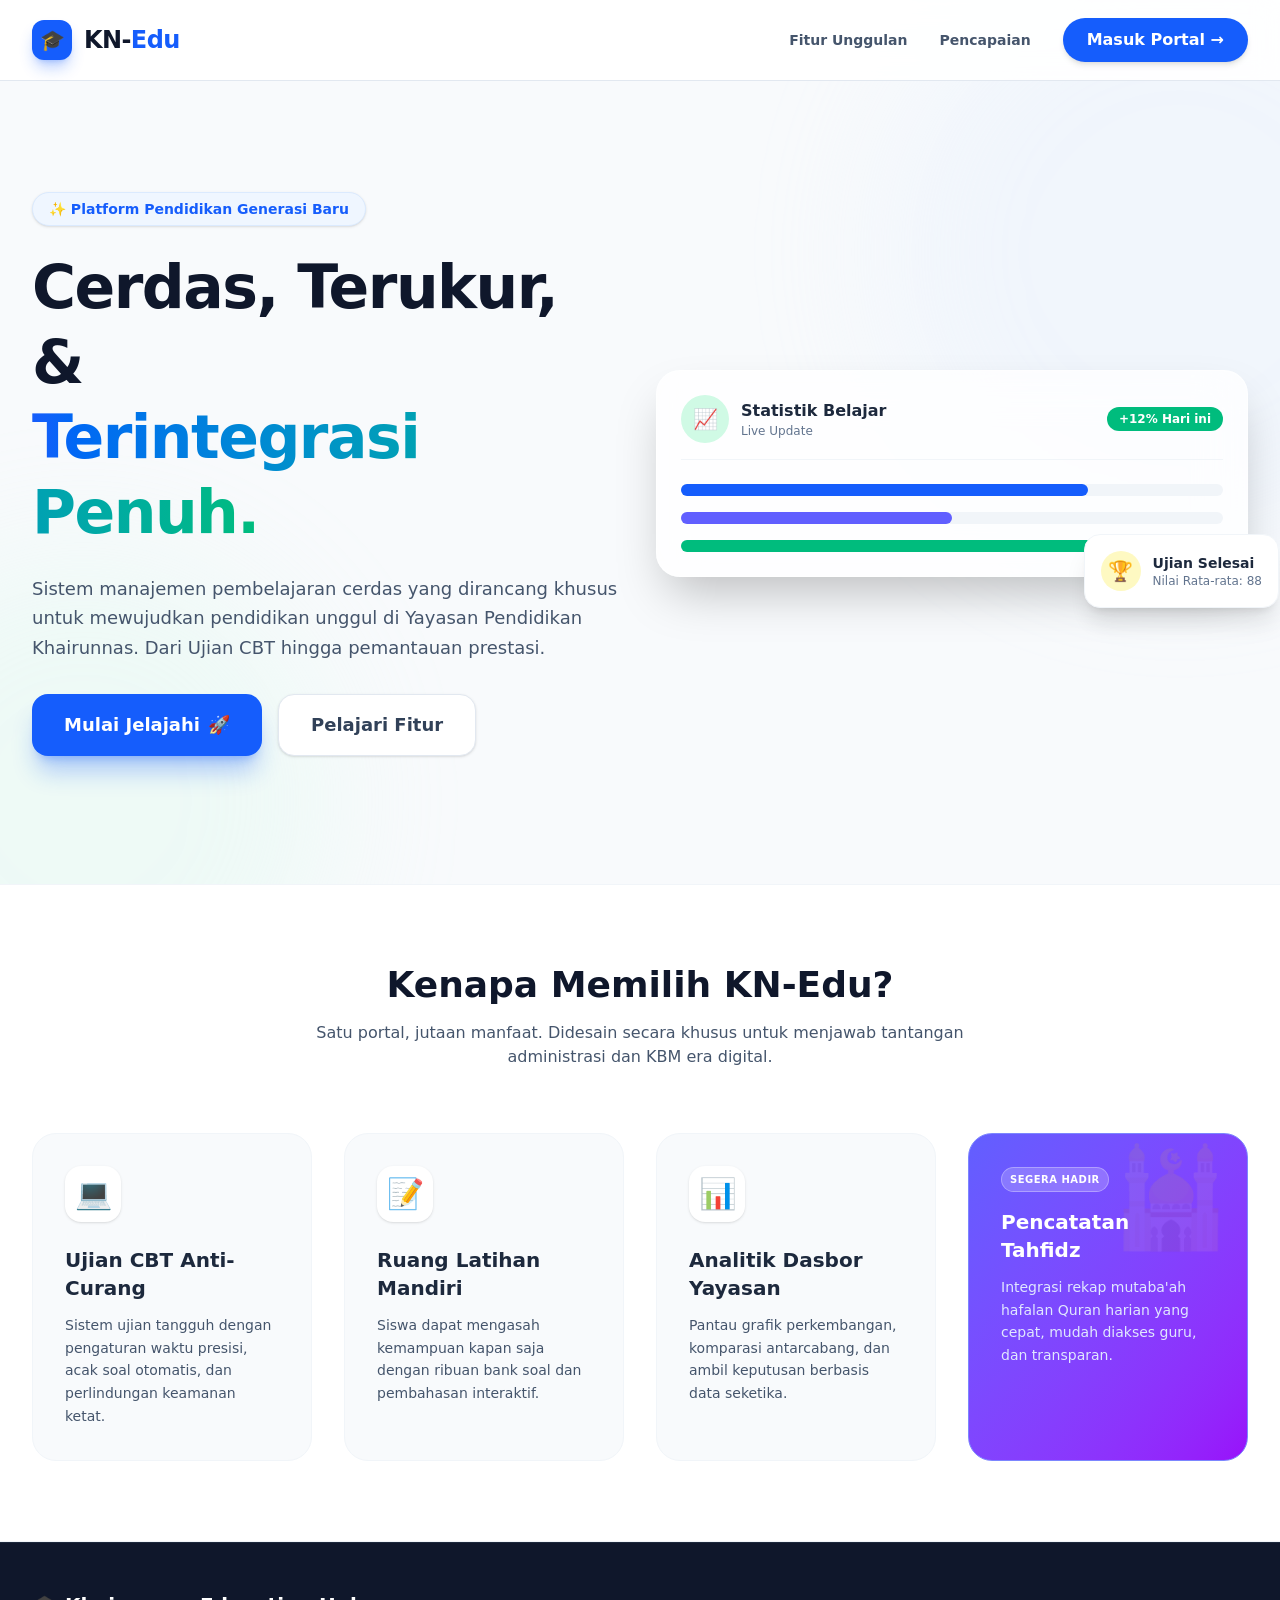
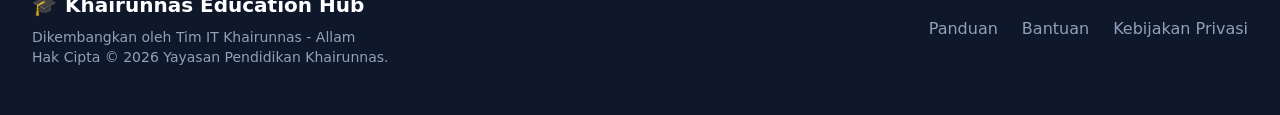
<file: index.html>
<!DOCTYPE html>
<html lang="id" class="scroll-smooth">
<head>
    <meta charset="UTF-8">
    <meta name="viewport" content="width=device-width, initial-scale=1.0">
    <title>KN-Edu | Ekosistem Digital Khairunnas</title>
    <link href="style.css" rel="stylesheet">
    <style>
        /* Animasi Mengambang Lembut untuk Elemen Hero */
        @keyframes float {
            0% { transform: translateY(0px); }
            50% { transform: translateY(-15px); }
            100% { transform: translateY(0px); }
        }
        .animate-float { animation: float 4s ease-in-out infinite; }
    </style>
</head>
<body class="bg-slate-50 font-sans text-slate-800 antialiased selection:bg-blue-200">

    <nav class="fixed w-full bg-white/90 backdrop-blur-md border-b border-slate-200 z-50 transition-all duration-300">
        <div class="max-w-7xl mx-auto px-4 sm:px-6 lg:px-8">
            <div class="flex justify-between items-center h-20">
                <div class="flex items-center space-x-3 cursor-pointer">
                    <div class="w-10 h-10 bg-blue-600 rounded-xl flex items-center justify-center text-white text-xl shadow-lg shadow-blue-600/30">🎓</div>
                    <span class="font-black text-2xl tracking-tight text-slate-900">KN-<span class="text-blue-600">Edu</span></span>
                </div>
                <div class="hidden md:flex space-x-8 items-center">
                    <a href="#fitur" class="text-sm font-semibold text-slate-600 hover:text-blue-600 transition">Fitur Unggulan</a>
                    <a href="#statistik" class="text-sm font-semibold text-slate-600 hover:text-blue-600 transition">Pencapaian</a>
                    <a href="login.html" class="bg-blue-600 hover:bg-blue-700 text-white px-6 py-2.5 rounded-full font-bold transition shadow-md hover:shadow-lg transform hover:-translate-y-0.5">
                        Masuk Portal →
                    </a>
                </div>
            </div>
        </div>
    </nav>

    <section class="relative pt-32 pb-20 lg:pt-48 lg:pb-32 overflow-hidden">
        <div class="absolute top-0 right-0 -translate-y-12 translate-x-1/3 w-[600px] h-[600px] bg-blue-100/50 rounded-full blur-3xl opacity-50 pointer-events-none"></div>
        <div class="absolute bottom-0 left-0 translate-y-1/3 -translate-x-1/3 w-[500px] h-[500px] bg-emerald-100/50 rounded-full blur-3xl opacity-50 pointer-events-none"></div>

        <div class="max-w-7xl mx-auto px-4 sm:px-6 lg:px-8 relative">
            <div class="grid lg:grid-cols-2 gap-12 lg:gap-8 items-center">
                <div class="text-center lg:text-left">
                    <div class="inline-block bg-blue-50 border border-blue-100 text-blue-600 font-bold px-4 py-1.5 rounded-full text-sm mb-6 shadow-sm">
                        ✨ Platform Pendidikan Generasi Baru
                    </div>
                    <h1 class="text-4xl sm:text-5xl lg:text-6xl font-black text-slate-900 leading-tight mb-6 tracking-tight">
                        Cerdas, Terukur, & <br class="hidden lg:block" />
                        <span class="text-transparent bg-clip-text bg-gradient-to-r from-blue-600 to-emerald-500">Terintegrasi Penuh.</span>
                    </h1>
                    <p class="text-lg text-slate-600 mb-8 max-w-2xl mx-auto lg:mx-0 leading-relaxed">
                        Sistem manajemen pembelajaran cerdas yang dirancang khusus untuk mewujudkan pendidikan unggul di Yayasan Pendidikan Khairunnas. Dari Ujian CBT hingga pemantauan prestasi.
                    </p>
                    <div class="flex flex-col sm:flex-row justify-center lg:justify-start space-y-4 sm:space-y-0 sm:space-x-4">
                        <a href="login.html" class="bg-blue-600 hover:bg-blue-700 text-white px-8 py-4 rounded-2xl font-bold text-lg transition shadow-xl shadow-blue-600/30 flex items-center justify-center group">
                            Mulai Jelajahi
                            <span class="ml-2 group-hover:translate-x-1 transition-transform">🚀</span>
                        </a>
                        <a href="#fitur" class="bg-white hover:bg-slate-50 text-slate-700 border border-slate-200 px-8 py-4 rounded-2xl font-bold text-lg transition shadow-sm flex items-center justify-center">
                            Pelajari Fitur
                        </a>
                    </div>
                </div>

                <div class="relative mx-auto w-full max-w-lg lg:max-w-none animate-float hidden md:block">
                    <div class="relative bg-white/80 backdrop-blur-xl border border-white/40 p-6 rounded-3xl shadow-2xl">
                        <div class="flex justify-between items-center mb-6 border-b border-slate-100 pb-4">
                            <div class="flex items-center space-x-3">
                                <div class="w-12 h-12 bg-emerald-100 rounded-full flex items-center justify-center text-xl">📈</div>
                                <div>
                                    <h3 class="font-bold text-slate-800">Statistik Belajar</h3>
                                    <p class="text-xs text-slate-500">Live Update</p>
                                </div>
                            </div>
                            <span class="bg-emerald-500 text-white text-xs font-bold px-3 py-1 rounded-full">+12% Hari ini</span>
                        </div>
                        <div class="space-y-4">
                            <div class="w-full bg-slate-100 rounded-full h-3"><div class="bg-blue-600 h-3 rounded-full w-3/4"></div></div>
                            <div class="w-full bg-slate-100 rounded-full h-3"><div class="bg-indigo-500 h-3 rounded-full w-1/2"></div></div>
                            <div class="w-full bg-slate-100 rounded-full h-3"><div class="bg-emerald-500 h-3 rounded-full w-5/6"></div></div>
                        </div>
                        <div class="absolute -right-8 -bottom-8 bg-white p-4 rounded-2xl shadow-xl border border-slate-100 animate-pulse">
                            <div class="flex items-center space-x-3">
                                <div class="w-10 h-10 bg-yellow-100 rounded-full flex items-center justify-center text-xl">🏆</div>
                                <div><p class="text-sm font-bold text-slate-800">Ujian Selesai</p><p class="text-xs text-slate-500">Nilai Rata-rata: 88</p></div>
                            </div>
                        </div>
                    </div>
                </div>
            </div>
        </div>
    </section>

    <section id="fitur" class="py-20 bg-white border-y border-slate-100">
        <div class="max-w-7xl mx-auto px-4 sm:px-6 lg:px-8">
            <div class="text-center mb-16">
                <h2 class="text-3xl md:text-4xl font-black text-slate-900 mb-4">Kenapa Memilih KN-Edu?</h2>
                <p class="text-slate-600 max-w-2xl mx-auto">Satu portal, jutaan manfaat. Didesain secara khusus untuk menjawab tantangan administrasi dan KBM era digital.</p>
            </div>

            <div class="grid md:grid-cols-2 lg:grid-cols-4 gap-8">
                <div class="bg-slate-50 p-8 rounded-3xl border border-slate-100 hover:border-blue-300 hover:shadow-xl hover:shadow-blue-100 transition duration-300 group">
                    <div class="w-14 h-14 bg-white rounded-2xl shadow-sm flex items-center justify-center text-3xl mb-6 group-hover:scale-110 transition">💻</div>
                    <h3 class="text-xl font-bold text-slate-800 mb-3">Ujian CBT Anti-Curang</h3>
                    <p class="text-sm text-slate-600 leading-relaxed">Sistem ujian tangguh dengan pengaturan waktu presisi, acak soal otomatis, dan perlindungan keamanan ketat.</p>
                </div>
                <div class="bg-slate-50 p-8 rounded-3xl border border-slate-100 hover:border-yellow-300 hover:shadow-xl hover:shadow-yellow-100 transition duration-300 group">
                    <div class="w-14 h-14 bg-white rounded-2xl shadow-sm flex items-center justify-center text-3xl mb-6 group-hover:scale-110 transition">📝</div>
                    <h3 class="text-xl font-bold text-slate-800 mb-3">Ruang Latihan Mandiri</h3>
                    <p class="text-sm text-slate-600 leading-relaxed">Siswa dapat mengasah kemampuan kapan saja dengan ribuan bank soal dan pembahasan interaktif.</p>
                </div>
                <div class="bg-slate-50 p-8 rounded-3xl border border-slate-100 hover:border-emerald-300 hover:shadow-xl hover:shadow-emerald-100 transition duration-300 group">
                    <div class="w-14 h-14 bg-white rounded-2xl shadow-sm flex items-center justify-center text-3xl mb-6 group-hover:scale-110 transition">📊</div>
                    <h3 class="text-xl font-bold text-slate-800 mb-3">Analitik Dasbor Yayasan</h3>
                    <p class="text-sm text-slate-600 leading-relaxed">Pantau grafik perkembangan, komparasi antarcabang, dan ambil keputusan berbasis data seketika.</p>
                </div>
                <div class="bg-gradient-to-br from-indigo-500 to-purple-600 p-8 rounded-3xl border border-indigo-400 hover:shadow-2xl hover:shadow-purple-200 transition duration-300 text-white relative overflow-hidden group">
                    <div class="absolute top-0 right-0 p-4 opacity-10 text-8xl group-hover:scale-110 transition">🕌</div>
                    <span class="bg-white/20 text-white text-[10px] font-bold px-2 py-1 rounded-full uppercase tracking-wider mb-4 inline-block backdrop-blur-sm border border-white/30">Segera Hadir</span>
                    <h3 class="text-xl font-bold mb-3 relative z-10">Pencatatan Tahfidz</h3>
                    <p class="text-sm text-indigo-100 leading-relaxed relative z-10">Integrasi rekap mutaba'ah hafalan Quran harian yang cepat, mudah diakses guru, dan transparan.</p>
                </div>
            </div>
        </div>
    </section>

    <footer class="bg-slate-900 text-slate-400 py-12 border-t border-slate-800">
        <div class="max-w-7xl mx-auto px-4 sm:px-6 lg:px-8 flex flex-col md:flex-row justify-between items-center">
            <div class="mb-6 md:mb-0 text-center md:text-left">
                <div class="text-white font-black text-xl mb-2 flex items-center justify-center md:justify-start">
                    <span class="text-xl mr-2">🎓</span> Khairunnas Education Hub
                </div>
                <p class="text-sm">Dikembangkan oleh Tim IT Khairunnas - Allam</p>
                <p class="text-sm">Hak Cipta © 2026 Yayasan Pendidikan Khairunnas.</p>
            </div>
            <div class="flex space-x-6">
                <a href="#" class="hover:text-white transition">Panduan</a>
                <a href="#" class="hover:text-white transition">Bantuan</a>
                <a href="#" class="hover:text-white transition">Kebijakan Privasi</a>
            </div>
        </div>
    </footer>

</body>
</html>
</file>
